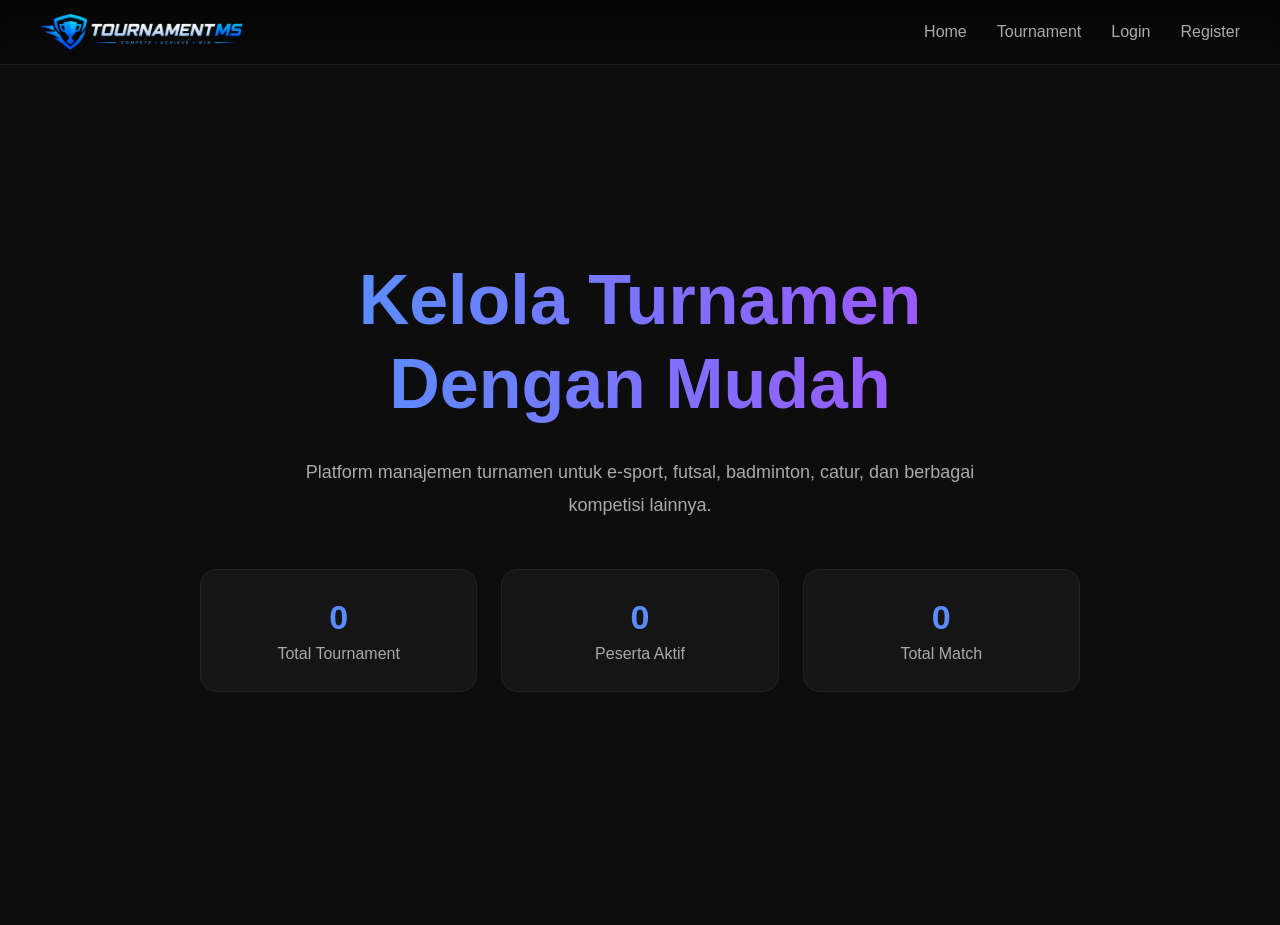
<file: index.html>
<!DOCTYPE html>
<html lang="en">
<head>
  <meta charset="UTF-8">
  <meta name="viewport" content="width=device-width, initial-scale=1.0">
  <title>TournamentMS</title>
  <link rel="icon" type="image/png" href="./partials/LogoTournament.png">

  <link rel="stylesheet" href="style/global.css">
  <link rel="stylesheet" href="style/index.css">
</head> 
<body>


  <!-- Navbar -->
  <nav class="navbar" id="navbar-container"></nav>

  <!-- Hero -->
  <section class="hero">

    <h1>
      Kelola Turnamen <br>
      Dengan Mudah
    </h1>

    <p class="description">
      Platform manajemen turnamen untuk e-sport, futsal, badminton, catur, dan berbagai kompetisi lainnya.
    </p>

    <section class="stats">
      <div class="card">
        <h2 id="stat-tournaments">0</h2>
        <p>Total Tournament</p>
      </div>

      <div class="card">
        <h2 id="stat-participants">0</h2>
        <p>Peserta Aktif</p>
      </div>

      <div class="card">
        <h2 id="stat-matches">0</h2>
        <p>Total Match</p>
      </div>
    </section>

  </section>
  
  <script src="script/snackbar.js"></script>
  <script type="module" src="script/index.js"></script>
  <script src="script/loadNavbar.js"></script>

</body>
</html>
</file>
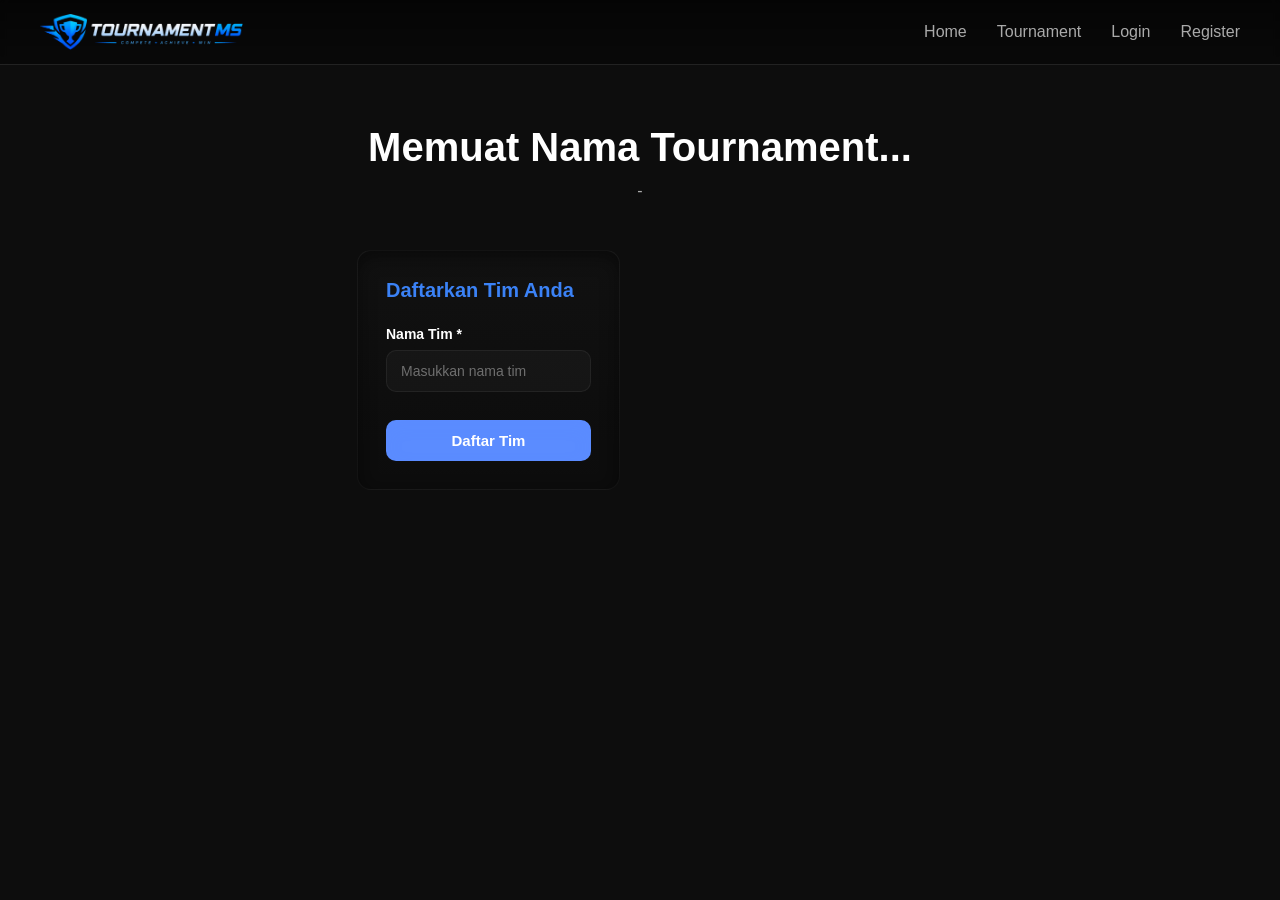
<file: daftar-turnamen.html>
<!DOCTYPE html>
<html lang="en">
<head>
    <meta charset="UTF-8">
    <meta name="viewport" content="width=device-width, initial-scale=1.0">
    <title>Pendaftaran Peserta - TournamentMS</title>
    <link rel="icon" type="image/png" href="./partials/LogoTournament.png">
    
    <link rel="stylesheet" href="style/global.css">
    <link rel="stylesheet" href="style/daftar-turnamen.css">
</head>
<body>

    <nav class="navbar" id="navbar-container"></nav>

    <div class="daftar-container">
        
        <div class="daftar-header">
            <h1 id="tournament-name">Memuat Nama Tournament...</h1>
            <p id="tournament-category" class="category-text">-</p>
        </div>

        <div class="daftar-content">

            <form id="registration-form" class="registration-form">
                <h2>Daftarkan Tim Anda</h2>
                
                <div class="form-group">
                    <label for="team-name">Nama Tim *</label>
                    <input type="text" id="team-name" name="team_name" placeholder="Masukkan nama tim" required>
                </div>

                <button type="submit" class="btn-submit" id="submit-btn">Daftar Tim</button>
            </form>

        </div>
    </div>

    <script src="script/snackbar.js"></script>
    <script type="module" src="script/daftar-turnamen.js"></script>
    <script src="script/loadNavbar.js"></script>
</body>
</html>
</file>
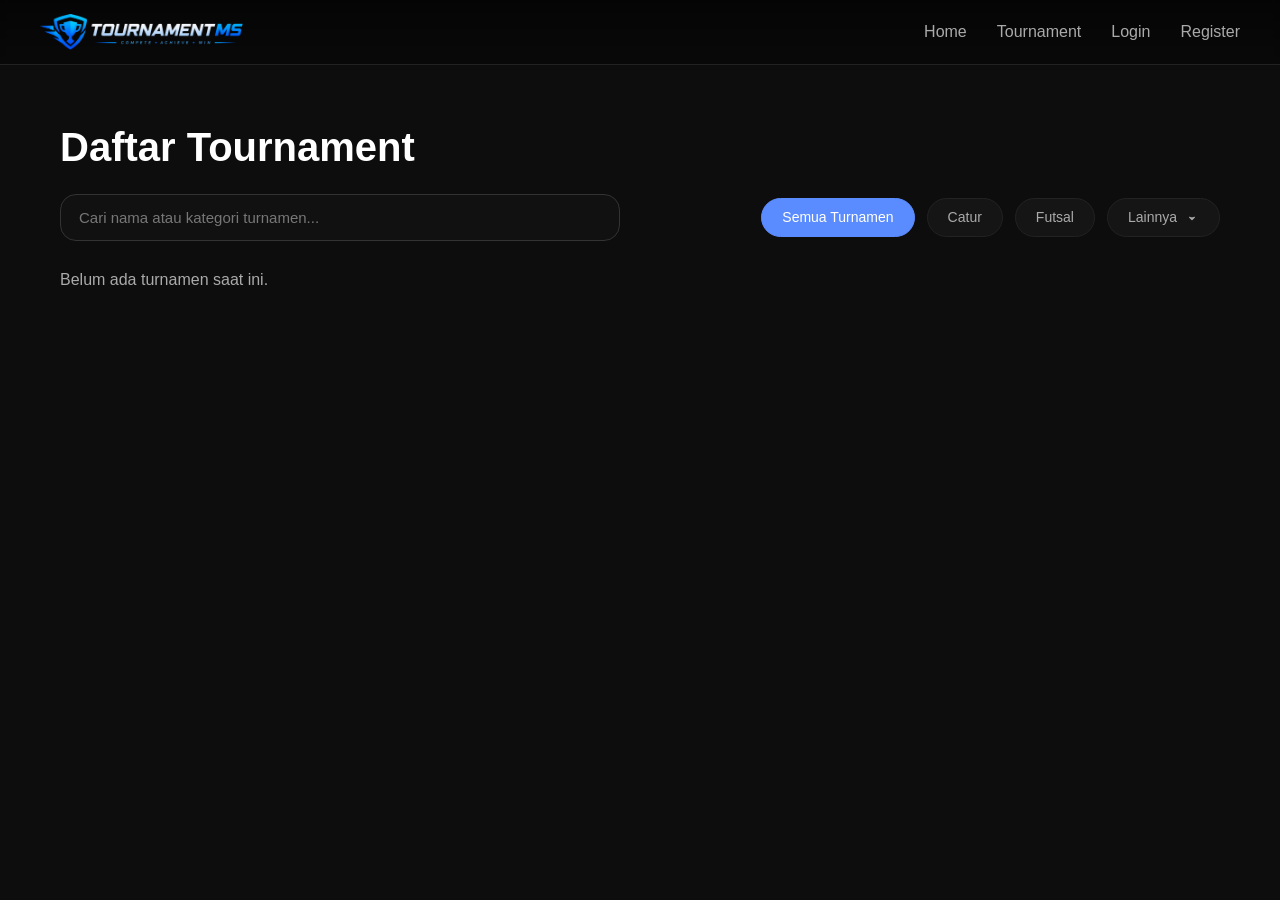
<file: detail.html>
<!DOCTYPE html>
<html lang="en">
<head>
    <meta charset="UTF-8">
    <meta name="viewport" content="width=device-width, initial-scale=1.0">
    <title>Kelola Room Tournament - TournamentMS</title>
    <link rel="icon" type="image/png" href="./partials/LogoTournament.png">
    
    <link rel="stylesheet" href="style/global.css">
    <link rel="stylesheet" href="style/detail.css">
</head>
<body>

    <nav class="navbar" id="navbar-container"></nav>

    <div class="detail-container">
        
        <div class="header-title-section">
            <div class="header-actions">
                <button class="back-btn-page" id="btn-back">
                    <svg xmlns="http://www.w3.org/2000/svg" height="20px" viewBox="0 -960 960 960" width="20px" fill="currentColor"><path d="M400-80 0-480l400-400 71 71-329 329 329 329-71 71Z"/></svg>
                    Back
                </button>
                <button id="btn-start-tournament" class="btn-start-tournament hidden">Mulai Lomba</button>
                <button class="btn-delete-room" id="btn-delete-room">Delete Room</button>
            </div>
            
            <div class="header-text">
                <h1 id="detail-name">Memuat Nama...</h1>
                <div class="header-labels">
                    <span class="category-badge" id="detail-category">-</span>
                    <span id="detail-status" class="status-badge status-waiting">-</span>
                </div>
            </div>
        </div>

        <div class="content-grid">
            
            <div class="left-column">
                
                <div class="add-participant-card" id="add-participant-card">
                    <h3>Tambah Peserta</h3>
                    <form id="form-add-participant">
                        <input type="text" id="input-participant-name" placeholder="Nama Tim / Peserta" required>
                        <button type="submit" class="btn-add">Tambah</button>

                        <button class="btn-qr" id="btn-generate-qr">Generate QR Code</button>
                        <div class="qr-display" id="qr-box">
                            <img id="qr-image" src="" alt="QR Code">
                            <p>Scan Info Tournament</p>
                        </div>
                    </form>
                </div>
            </div>

            <div class="right-column">
                <h3 id="bracket-header">Bagan Pertandingan</h3>
                
                <div id="bracket-container" class="bracket-container">
                </div>

                <div class="teams-card">
                    <h3>Tim Terdaftar</h3>
                    <ul id="detail-teams" class="teams-list">
                    </ul>
                </div>

                <div id="leaderboard-container" class="leaderboard-container">
                    <h2 class="leaderboard-title">Hasil Akhir Turnamen</h2>
                    <div class="podium">
                        <div class="podium-item runner-up">
                            <div class="medal">🥈</div>
                            <div class="team-name" id="juara-2-name">BYE</div>
                            <div class="podium-stand silver">Juara 2</div>
                        </div>
                        <div class="podium-item champion">
                            <div class="medal">🥇</div>
                            <div class="team-name" id="juara-1-name">BYE</div>
                            <div class="podium-stand gold">Juara 1</div>
                        </div>
                    </div>
                </div>

                <div id="teams-card-registration" class="teams-card teams-card-hidden">
                    <h3>Tim Terdaftar</h3>
                    <ul id="detail-teams-registration" class="teams-list">
                    </ul>
                </div>

            </div>

        </div>
    </div>

    <button id="btn-start-tournament" class="btn-start-tournament hidden">Mulai Lomba</button>

    <script src="script/snackbar.js"></script>
    <script type="module" src="script/detail.js"></script>
    <script src="script/loadNavbar.js"></script>
</body>
</html>
</file>
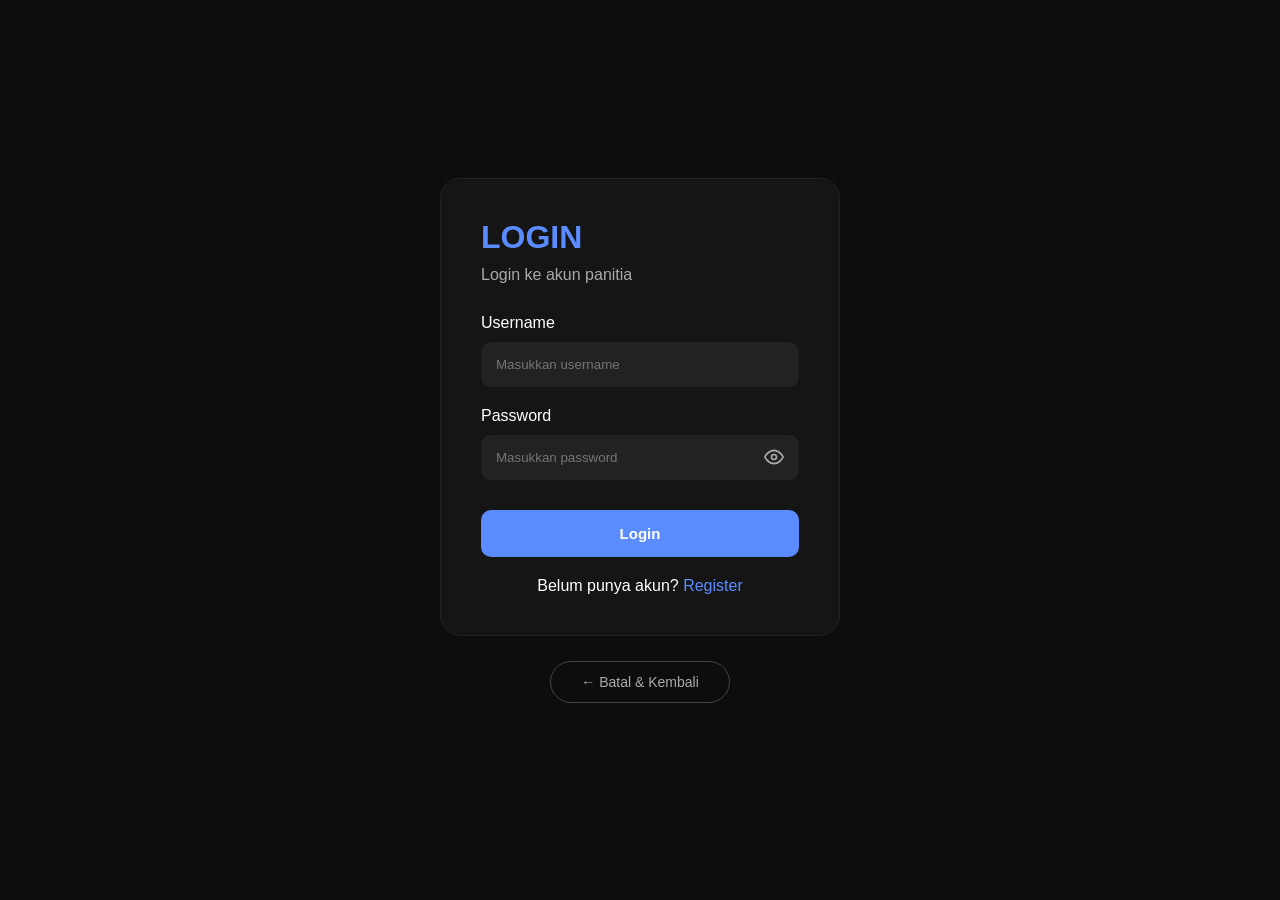
<file: login.html>
<!DOCTYPE html>
<html lang="en">
<head>
  <meta charset="UTF-8">
  <meta name="viewport" content="width=device-width, initial-scale=1.0">
  <title>Login</title>
  <link rel="icon" type="image/png" href="./partials/LogoTournament.png">

  <link rel="stylesheet" href="style/global.css">
  <link rel="stylesheet" href="style/login.css">
</head>
<body>

  <div class="container">

    <div class="login-box">

      <h1>LOGIN</h1>

      <p>Login ke akun panitia</p>

      <form id="login-form">

        <div class="input-group">
          <label>Username</label>
          <input type="text" id="username" placeholder="Masukkan username" required>
        </div>

        <div class="input-group">
          <label>Password</label>
          <div class="password-wrapper">
            <input type="password" id="login-password" placeholder="Masukkan password" required>
            <span class="toggle-password" id="toggle-password">
              <svg xmlns="http://www.w3.org/2000/svg" width="20" height="20" viewBox="0 0 24 24" fill="none" stroke="#aaa" stroke-width="2" stroke-linecap="round" stroke-linejoin="round" class="eye-icon">
                <path d="M1 12s4-8 11-8 11 8 11 8-4 8-11 8-11-8-11-8z"></path>
                <circle cx="12" cy="12" r="3"></circle>
              </svg>
            </span>
          </div>
        </div>

        <div class="button-group">
          <button type="submit" class="btn-login">Login</button>
        </div>

      </form>

      <div class="bottom-text">
        Belum punya akun?
        <a href="register.html">Register</a>
      </div>

    </div>

    <button type="button" id="btn-cancel" class="btn-cancel-outside">
      &larr; Batal & Kembali
    </button>

  </div>

  <script src="script/snackbar.js"></script>
  <script type="module" src="script/login.js"></script>

</body>
</html>
</file>
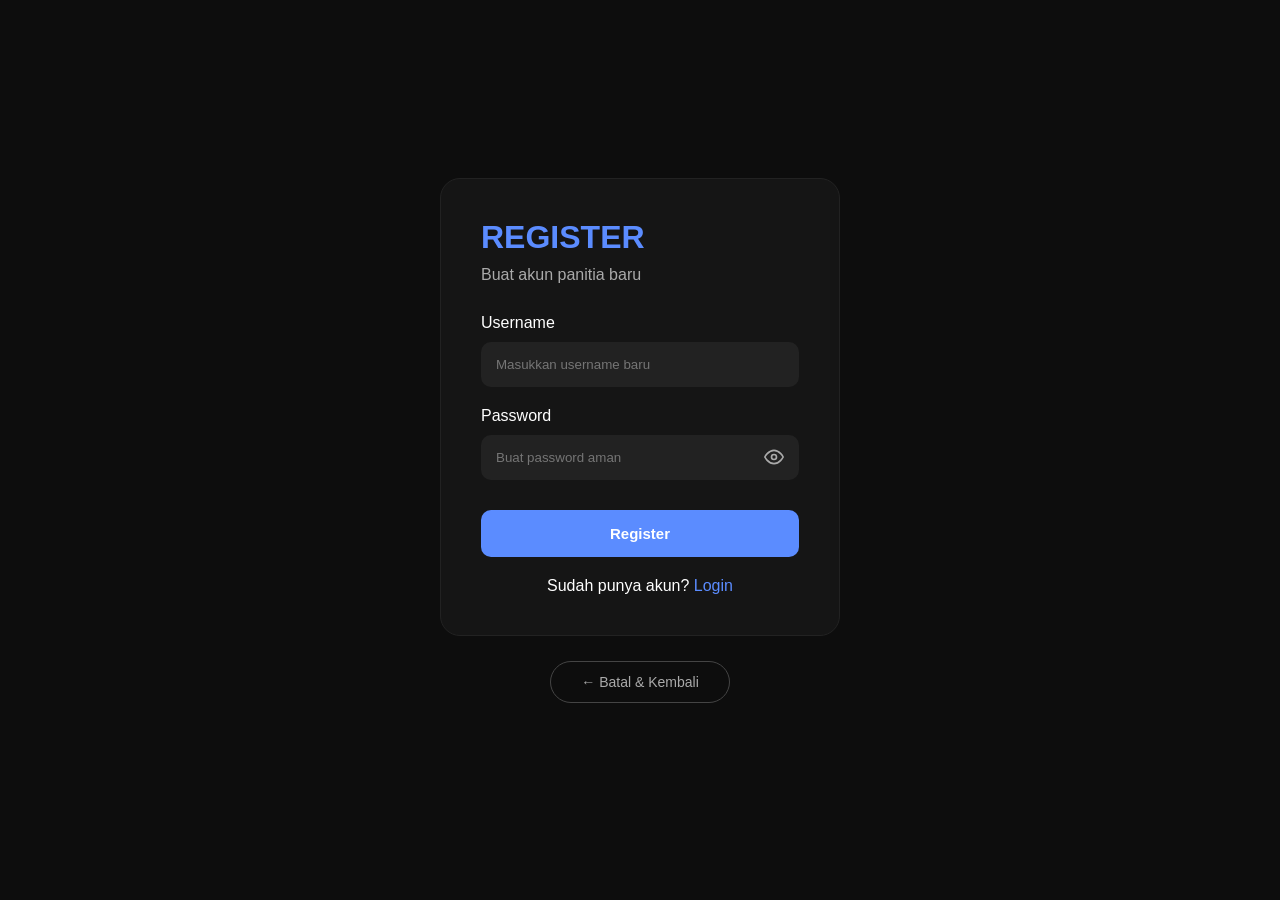
<file: register.html>
<!DOCTYPE html>
<html lang="en">
<head>
  <meta charset="UTF-8">
  <meta name="viewport" content="width=device-width, initial-scale=1.0">
  <title>Register Panitia</title>
  <link rel="icon" type="image/png" href="./partials/LogoTournament.png">

  <link rel="stylesheet" href="style/global.css">
  <link rel="stylesheet" href="style/register.css">
</head>
<body>

  <div class="container">

    <div class="register-box">

      <h1>REGISTER</h1>

      <p>Buat akun panitia baru</p>

      <form id="register-form">

        <div class="input-group">
          <label>Username</label>
          <input type="text" id="username" placeholder="Masukkan username baru" required>
        </div>

        <div class="input-group">
          <label>Password</label>
          <div class="password-wrapper">
            <input type="password" id="register-password" placeholder="Buat password aman" required>
            <span class="toggle-password" id="toggle-password">
              <svg xmlns="http://www.w3.org/2000/svg" width="20" height="20" viewBox="0 0 24 24" fill="none" stroke="#aaa" stroke-width="2" stroke-linecap="round" stroke-linejoin="round" class="eye-icon">
                <path d="M1 12s4-8 11-8 11 8 11 8-4 8-11 8-11-8-11-8z"></path>
                <circle cx="12" cy="12" r="3"></circle>
              </svg>
            </span>
          </div>
        </div>

        <button type="submit" class="btn-register">
          Register
        </button>

      </form>

      <div class="bottom-text">
        Sudah punya akun?
        <a href="login.html">Login</a>
      </div>

    </div> <button type="button" id="btn-cancel" class="btn-cancel-outside">
      &larr; Batal & Kembali
    </button>

  </div>
  <script src="script/snackbar.js"></script>
  <script type="module" src="script/register.js"></script>

</body>
</html>
</file>
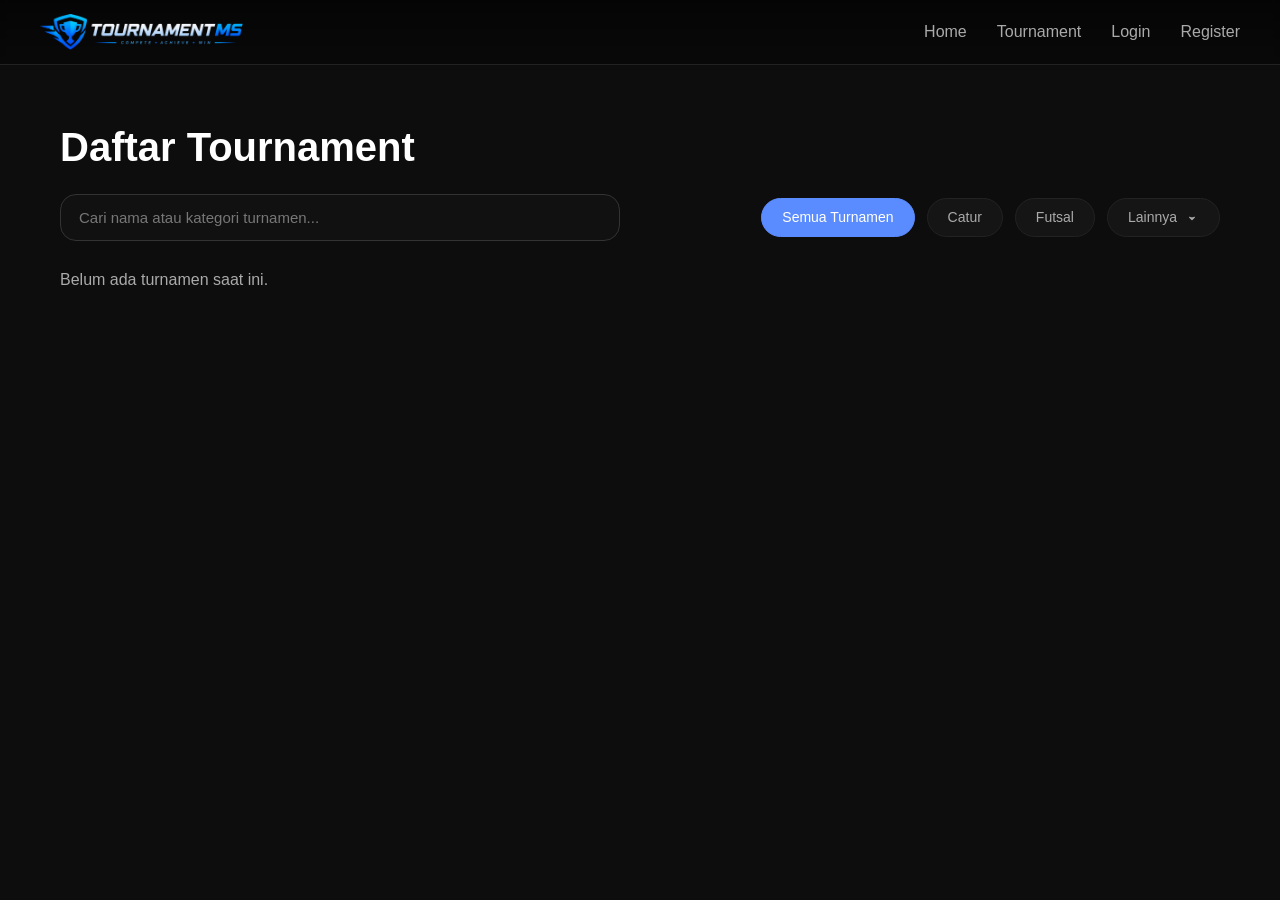
<file: tournaments.html>
<!DOCTYPE html>
<html lang="en">
<head>
  <meta charset="UTF-8">
  <meta name="viewport" content="width=device-width, initial-scale=1.0">
  <title>Tournaments - Orix</title>
  <link rel="icon" type="image/png" href="./partials/LogoTournament.png">

  <link rel="stylesheet" href="style/global.css">
  <link rel="stylesheet" href="style/tournaments.css">
</head>
<body>

  <nav class="navbar" id="navbar-container"></nav>

  <section class="tournament-section">

    <div class="title-row">
      <div class="title">
        <h1>Daftar Tournament</h1>
      </div>
      <button id="btn-create">Create Tournament</button>
    </div>

    <div class="controls-row">
      <div class="search-box">
        <input id="search-input" type="search" placeholder="Cari nama atau kategori turnamen..." />
      </div>
      <div class="filter-tabs" id="filter-container"></div>
    </div>

    <div class="tournament-container" id="tournament-list">
      <p style="color: #aaa;">Memuat data turnamen...</p>
    </div>

  </section>


  <div id="tournamentModal" class="modal">
        <div class="modal-content">
            <span class="close-btn">&times;</span>
            <h3>Buat Turnamen Baru</h3>
            <form id="modal-form">
                <div class="form-group">
                    <label for="modal-name">Nama Turnamen</label>
                    <input type="text" id="modal-name" placeholder="Contoh: Piala Bupati Futsal" required>
                </div>
                <div class="form-group">
                    <label for="modal-category">Jenis Lomba</label>
                    <select id="modal-category" required>
                        <option value="" disabled selected>-- Pilih Jenis Lomba --</option>
                        <option value="Catur">Catur</option>
                        <option value="Futsal">Futsal</option>
                        <option value="Sepak Bola">Sepak Bola</option>
                        <option value="Badminton">Badminton</option>
                        <option value="Bola Voli">Bola Voli</option>
                        <option value="Mobile Legends">Mobile Legends</option>
                    </select>
                </div>
                <button type="submit" class="btn-submit-modal">Simpan Turnamen</button>
            </form>
        </div>
    </div>

  <script src="script/snackbar.js"></script>
  <script type="module" src="script/tournaments.js"></script>
  <script src="script/loadNavbar.js"></script>

</body>
</html>
</file>
<file: style/global.css>
/* 1. Reset & base */
* {
  margin: 0;
  padding: 0;
  box-sizing: border-box;
  font-family: Arial, Helvetica, sans-serif;
}

:root {
  --bg: #0d0d0d;
  --surface: #151515;
  --surface-2: #111;
  --border: #222;
  --muted: #aaa;
  --text: #fff;
  --primary: #5b8cff;
  --primary-2: #3b82f6;
  --accent: #9b59ff;
  --success: #22c55e;
}

/* Snackbar */
.snackbar {
  position: fixed;
  left: 50%;
  transform: translateX(-50%);
  bottom: 28px;
  min-width: 260px;
  max-width: 90%;
  pointer-events: none;
  opacity: 0;
  transition: opacity 180ms ease, transform 180ms ease;
  z-index: 3000;
}
.snackbar-inner {
  background: rgba(20,20,20,0.9);
  border: 1px solid rgba(255,255,255,0.04);
  color: var(--text);
  padding: 12px 16px;
  border-radius: 10px;
  box-shadow: 0 8px 30px rgba(0,0,0,0.6);
  pointer-events: auto;
}
.snackbar-show { opacity: 1; transform: translateX(-50%) translateY(-6px); }
.snackbar-success .snackbar-inner { border-left: 4px solid var(--success); }
.snackbar-error .snackbar-inner { border-left: 4px solid #ff6b6b; }
.snackbar-info .snackbar-inner { border-left: 4px solid var(--primary); }


body {
  height: 100dvh;
  width: 100%;
  display: flex;
  flex-direction: column;
  align-items: center;
  background: var(--bg);
  color: var(--text);
  padding-top: 25px; 
}
body::-webkit-scrollbar {
  display: none;
}

/* 2. Navbar (desktop) */
.navbar {
  display: flex;
  position: fixed;
  top: 0;
  left: 0;
  width: 100%;
  justify-content: space-between;
  align-items: center;
  padding: 14px 40px; 
  border-bottom: 1px solid var(--border);
  background: linear-gradient(180deg, rgba(0,0,0,0.6), rgba(0,0,0,0.3));
  backdrop-filter: blur(4px);
  z-index: 999;
}

.logo {
  display: flex;
  align-items: center;
  text-decoration: none;
  gap: 10px;
  font-weight: 800;
  color: var(--primary-2);
  font-size: 20px;
}

.logo img {
  height: 36px;
  width: auto;
  object-fit: contain;
}

.nav-links {
  display: flex;
  list-style: none;
  gap: 30px;
  align-items: center;
}

.nav-links a {
  text-decoration: none;
  color: var(--muted);
  display: block;
  padding: 6px 0;
  transition: color 0.18s ease;
}

.nav-links a:hover {
  color: var(--primary);
}

/* 3. Hamburger (mobile) */
.hamburger {
  display: none;
  flex-direction: column;
  gap: 5px;
  cursor: pointer;
}

.hamburger span {
  width: 25px;
  height: 3px;
  background-color: white;
  border-radius: 5px;
  transition: 0.3s ease;
}

/* 4. Media queries */
@media (max-width: 768px) {
  .navbar {
    flex-direction: row; 
    justify-content: space-between; 
    align-items: center;
    padding: 15px 20px; 
  }

  .hamburger {
    display: flex; 
  }

  .nav-links {
    position: absolute;
    top: 100%;
    left: 0;
    width: 100%;
    background: #151515;
    flex-direction: column;
    gap: 0;
    max-height: 0;
    overflow: hidden;
    transition: max-height 0.3s ease-in-out;
    border-bottom: 1px solid transparent;
  }

  .nav-links.active {
    max-height: 400px; 
    border-bottom: 1px solid #222;
  }

  .nav-links li {
    width: 100%;
    text-align: center;
  }

  .nav-links a {
    padding: 15px 0;
    border-bottom: 1px solid #222; 
  }

  .hamburger.active span:nth-child(1) {
    transform: translateY(8px) rotate(45deg);
  }
  .hamburger.active span:nth-child(2) {
    opacity: 0;
  }
  .hamburger.active span:nth-child(3) {
    transform: translateY(-8px) rotate(-45deg);
  }
}
</file>
<file: style/index.css>
/* =========================================
   BASE SETUP
   ========================================= */
html, body {
  height: 100%;
  overflow-x: hidden;
  overflow-y: auto;
}

/* =========================================
   HERO SECTION
   ========================================= */
.hero {
  width: 100%;
  min-height: 100vh;
  display: flex;
  flex-direction: column;
  justify-content: center;
  align-items: center;
  text-align: center;
  padding: 60px 20px;
  box-sizing: border-box;
}

.hero h1 {
  font-size: 70px;
  line-height: 1.2;
  margin-bottom: 30px;
  background: linear-gradient(to right, #5b8cff, #9b59ff);
  -webkit-background-clip: text;
  background-clip: text;
  -webkit-text-fill-color: transparent;
}

.description {
  max-width: 700px;
  color: #aaa;
  font-size: 18px;
  line-height: 1.8;
}

.hero-buttons {
  margin-top: 40px;
  display: flex;
  justify-content: center;
  gap: 20px;
}

.btn-primary {
  background: #5b8cff;
  color: white;
  border: none;
  padding: 15px 35px;
  border-radius: 12px;
  cursor: pointer;
  font-size: 16px;
}
.btn-primary:hover { background: #4a7df0; }

.btn-secondary {
  background: transparent;
  color: white;
  border: 1px solid #444;
  padding: 15px 35px;
  border-radius: 12px;
  cursor: pointer;
}
.btn-secondary:hover { border-color: #5b8cff; }

/* =========================================
   STATS CARDS
   ========================================= */
.stats {
  display: flex;
  justify-content: center;
  gap: 24px;
  padding: 20px 10px 0 10px;
  flex-wrap: wrap;
  margin-top: 28px;
  width: 100%;
  max-width: 900px;
}

.card {
  background: #151515;
  border: 1px solid #222;
  flex: 1 1 200px;
  max-width: 280px; 
  padding: 28px;
  border-radius: 16px;
  text-align: center;
}

.card h2 {
  font-size: 34px;
  color: #5b8cff;
  margin-bottom: 8px;
}

.card p {
  color: #aaa;
}

/* =========================================
   FEATURES SECTION
   ========================================= */
.features {
  padding: 100px 50px;
  text-align: center;
}

.features h2 {
  font-size: 40px;
  margin-bottom: 50px;
}

.feature-container {
  display: flex;
  justify-content: center;
  gap: 30px;
  flex-wrap: wrap;
}

.feature-card {
  width: 300px;
  background: #151515;
  border: 1px solid #222;
  padding: 35px;
  border-radius: 20px;
  transition: 0.3s;
}

.feature-card:hover {
  transform: translateY(-10px);
  border-color: #5b8cff;
}

.feature-card h3 {
  margin-bottom: 20px;
  color: #5b8cff;
}

.feature-card p {
  color: #aaa;
  line-height: 1.7;
}

/* =========================================
   RESPONSIVE MOBILE (HP)
   ========================================= */
@media(max-width: 768px) {
  .hero {
    padding: 120px 20px 60px;
    justify-content: flex-start;
  }

  .hero h1 {
    font-size: 40px;
    margin-bottom: 20px;
  }
  
  .description {
    font-size: 15px; 
    line-height: 1.6;
  }

  .hero-buttons {
    flex-direction: column;
    width: 100%;
  }

  .stats {
    gap: 16px;
  }

  .card {
    max-width: 100%;
    padding: 24px;
  }

  .card h2 {
    font-size: 28px;
  }
  
  .features {
    padding: 60px 20px;
  }
}
</file>
<file: style/daftar-turnamen.css>
/* Daftar Turnamen Page Styles */

.daftar-container {
    padding: 100px 60px 40px;
    max-width: 900px;
    margin: 0 auto;
}

.daftar-header {
    text-align: center;
    margin-bottom: 50px;
}

.daftar-header h1 {
    font-size: 40px;
    font-weight: 800;
    color: var(--text);
    margin-bottom: 12px;
}

.category-text {
    font-size: 16px;
    color: var(--muted);
}

.daftar-content {
    display: grid;
    grid-template-columns: 1fr 1fr;
    gap: 40px;
    align-items: start;
}

/* REGISTRATION FORM */
.registration-form {
    background: linear-gradient(180deg, rgba(255,255,255,0.02), rgba(0,0,0,0.05));
    border: 1px solid rgba(255,255,255,0.03);
    border-radius: 14px;
    padding: 28px;
    box-shadow: 0 6px 18px rgba(0,0,0,0.45) inset;
}

.registration-form h2 {
    font-size: 20px;
    font-weight: 800;
    color: var(--primary-2);
    margin-bottom: 24px;
}

.form-group {
    margin-bottom: 18px;
    display: flex;
    flex-direction: column;
}

.form-group label {
    font-size: 14px;
    font-weight: 700;
    color: var(--text);
    margin-bottom: 8px;
}

.form-group input {
    padding: 12px 14px;
    background: rgba(255,255,255,0.03);
    border: 1px solid rgba(255,255,255,0.06);
    border-radius: 10px;
    color: var(--text);
    font-size: 14px;
    transition: 0.2s ease all;
}

.form-group input:focus {
    outline: none;
    background: rgba(255,255,255,0.05);
    border-color: var(--primary);
    box-shadow: 0 0 12px rgba(91,140,255,0.15);
}

.form-group input::placeholder {
    color: rgba(170,170,170,0.6);
}

/* SUBMIT BUTTON */
.btn-submit {
    width: 100%;
    padding: 12px 16px;
    background-color: var(--primary);
    color: var(--text);
    border: none;
    border-radius: 10px;
    font-weight: 800;
    font-size: 15px;
    cursor: pointer;
    margin-top: 10px;
    transition: transform 0.12s ease, filter 0.12s ease;
    box-shadow: 0 6px 18px rgba(91,140,255,0.08) inset;
}

.btn-submit:hover {
    transform: translateY(-2px);
    filter: brightness(1.1);
}

.btn-submit:disabled {
    opacity: 0.6;
    cursor: not-allowed;
    transform: none;
}

/* RESPONSIVE */
@media (max-width: 768px) {
    .daftar-container {
        padding: 80px 20px 30px;
    }

    .daftar-header h1 {
        font-size: 28px;
    }

    .daftar-content {
        grid-template-columns: 1fr;
        gap: 24px;
    }

    .info-section, .registration-form {
        padding: 20px;
    }

    .form-group input {
        padding: 10px 12px;
        font-size: 13px;
    }

    .btn-submit {
        padding: 10px 14px;
        font-size: 14px;
    }
}
</file>
<file: style/detail.css>
.logo { color: var(--primary-2); }

.detail-container {
    padding: 100px 4% 40px;
    max-width: 1440px;
    margin: 0 auto;
}

.content-grid {
    display: flex;
    gap: 40px;
    align-items: flex-start;
    flex-wrap: wrap;
}

.left-column,
.right-column {
    display: flex;
    flex-direction: column;
    gap: 24px;
}

.left-column {
    flex: 0 0 420px;
    min-width: 360px;
}

.right-column {
    flex: 1 1 600px;
    min-width: 520px;
}

.right-column .teams-card {
    margin-top: 0;
}


/* =========================================
   HEADER & TOMBOL AKSI
   ========================================= */
.header-title-section {
    display: flex;
    flex-direction: column;
    gap: 16px;
    margin-bottom: 36px;
}

.header-actions {
    display: flex;
    gap: 12px;
    align-items: center;
}

.header-text {
    display: flex;
    align-items: center;
    gap: 18px;
    flex-wrap: wrap;
    justify-content: space-between;
}

.header-labels {
    display: flex;
    align-items: center;
    gap: 12px;
    flex-wrap: wrap;
}

#detail-name {
    font-size: 36px;
    font-weight: 800;
    color: var(--text);
}

.category-badge {
    background-color: var(--primary);
    color: var(--text);
    padding: 6px 14px;
    border-radius: 999px;
    font-size: 13px;
    font-weight: 700;
    display: inline-block;
}

.status-badge {
    display: inline-flex;
    align-items: center;
    justify-content: center;
    border-radius: 999px;
    padding: 6px 14px;
    font-size: 13px;
    font-weight: 700;
    text-transform: capitalize;
    border: 1px solid transparent;
}

.status-badge.waiting {
    background: rgba(255, 208, 0, 0.14);
    color: #ffd000;
    border-color: rgba(255, 208, 0, 0.25);
}

.status-badge.ongoing {
    background: rgba(0, 255, 136, 0.12);
    color: #00ff88;
    border-color: rgba(0, 255, 136, 0.2);
}

.status-badge.finished {
    background: rgba(255, 77, 77, 0.14);
    color: #ff4d4d;
    border-color: rgba(255, 77, 77, 0.22);
}

.back-btn-page {
    display: inline-flex;
    align-items: center;
    gap: 6px;
    padding: 10px 16px;
    background: rgba(255,255,255,0.05);
    color: var(--text);
    border: 1px solid rgba(255,255,255,0.1);
    border-radius: 12px;
    font-weight: 600;
    cursor: pointer;
    transition: all 0.2s ease;
}

.back-btn-page:hover { 
    background: rgba(255,255,255,0.1); 
    transform: translateY(-2px); 
}

.btn-start-tournament {
    padding: 10px 20px;
    background: #3b82f6;
    color: #fff;
    border: none;
    border-radius: 12px;
    font-weight: 700;
    cursor: pointer;
    box-shadow: 0 4px 15px rgba(59, 130, 246, 0.3);
    transition: all 0.2s ease;
}

.btn-start-tournament:hover { 
    transform: translateY(-2px); 
    filter: brightness(1.1); 
}

.btn-delete-room {
    padding: 10px 16px;
    background: transparent;
    color: #ff6b6b;
    border: 1px solid rgba(255, 107, 107, 0.3);
    border-radius: 12px;
    font-weight: 600;
    cursor: pointer;
    transition: all 0.2s ease;
    display: none;
}

.btn-delete-room:hover { 
    background: rgba(255, 107, 107, 0.1); 
    border-color: #ff6b6b; 
    transform: translateY(-2px);
}

.hidden {
    display: none !important;
}

/* =========================================
   KARTU INFORMASI & FORM TAMBAH PESERTA
   ========================================= */
.add-participant-card{
    display: flex;
    flex-direction: column;
}
.info-card, .teams-card, .add-participant-card {
    background: linear-gradient(180deg, rgba(255,255,255,0.02), rgba(0,0,0,0.05));
    border: 1px solid rgba(255,255,255,0.03);
    border-radius: 14px;
    padding: 22px;
    box-shadow: 0 6px 18px rgba(0,0,0,0.45) inset;
}

.info-card h3, .teams-card h3, .right-column h3, .add-participant-card h3 {
    color: var(--primary-2);
    font-size: 18px;
    margin-bottom: 14px;
    font-weight: 800;
}

.info-card p {
    font-size: 15px;
    color: var(--muted);
    margin-bottom: 12px;
}

.status-highlight {
    font-weight: 700;
}

#form-add-participant {
    display: flex;
    flex-direction: column;
    gap: 12px;
}

#input-participant-name {
    padding: 12px 14px;
    border-radius: 10px;
    border: 1px solid rgba(255,255,255,0.06);
    background: rgba(0,0,0,0.2);
    color: white;
    font-size: 14px;
    transition: 0.3s;
}

#input-participant-name:focus {
    outline: none;
    border-color: var(--primary-2);
}

.btn-add {
    padding: 12px;
    border-radius: 10px;
    border: none;
    background: var(--primary-2);
    color: white;
    font-weight: 700;
    cursor: pointer;
    transition: 0.2s ease;
}

.btn-add:hover {
    filter: brightness(1.1);
    transform: translateY(-2px);
}

/* =========================================
   LIST TIM TERDAFTAR
   ========================================= */
.teams-list {
    list-style: none;
    display: flex;
    flex-direction: column;
    gap: 12px;
}

.teams-list li {
    background: linear-gradient(180deg, rgba(255,255,255,0.01), rgba(0,0,0,0.03));
    border-left: 4px solid var(--primary-2);
    padding: 12px 18px;
    border-radius: 10px;
    font-size: 14px;
    color: var(--text);
    display: flex;
    align-items: center;
    justify-content: space-between;
    gap: 12px;
}

.participant-text {
    flex: 1;
}

.btn-delete-participant {
    display: inline-flex;
    align-items: center;
    justify-content: center;
    width: 36px;
    height: 36px;
    border: none;
    border-radius: 10px;
    background: rgba(255, 255, 255, 0.08);
    color: #ff6b6b;
    cursor: pointer;
    transition: background 0.18s ease, transform 0.18s ease;
}

.btn-delete-participant:hover {
    background: rgba(255, 107, 107, 0.14);
    transform: translateY(-1px);
}

.btn-delete-participant:disabled {
    opacity: 0.5;
    cursor: not-allowed;
}

.no-data {
    color: var(--muted) !important;
    font-style: italic;
    border-left: 4px solid rgba(255,255,255,0.04) !important;
    padding: 18px 16px;
    border-radius: 10px;
}

/* =========================================
   TAMPILAN BAGAN GRID MENYAMPING
   ========================================= */
.bracket-container {
    background: transparent;
    border: none;
    padding: 0;
    margin-top: 20px;
}

.active-round-grid {
    display: grid;
    grid-template-columns: repeat(auto-fill, minmax(300px, 1fr));
    gap: 28px;
}

.matchup {
    display: flex;
    flex-direction: column;
    background: linear-gradient(180deg, rgba(10,14,20,0.6), rgba(18,23,30,0.6));
    border: 1px solid rgba(255,255,255,0.06);
    border-radius: 14px;
    width: 100%;
    overflow: hidden;
    transition: transform 0.2s ease, box-shadow 0.2s ease;
}

.matchup:hover { 
    transform: translateY(-4px); 
    box-shadow: 0 10px 25px rgba(0,0,0,0.4); 
}

.slot-team {
    padding: 16px 20px;
    font-size: 15px;
    font-weight: 600;
    color: var(--text);
    border-bottom: 1px solid rgba(255,255,255,0.05);
    display: flex;
    justify-content: space-between;
    align-items: center;
}

.slot-team:hover { 
    background: rgba(91,140,255,0.03); 
}

.slot-team:last-child {
    border-bottom: none;
}

.bye-player {
    color: var(--muted) !important;
    font-style: italic;
    background: rgba(255, 255, 255, 0.02) !important;
    opacity: 0.6;
    border-bottom: 1px dashed rgba(255,255,255,0.1) !important;
}

.winner-slot {
    border: 1px solid var(--primary-2);
    color: #93c5fd;
    background: linear-gradient(180deg, rgba(88,130,255,0.04), rgba(0,0,0,0.02));
}

.winner-badge {
    margin-left: 12px;
    padding: 4px 8px;
    background: rgba(34, 197, 94, 0.18);
    color: #22c55e;
    border-radius: 999px;
    font-size: 12px;
    font-weight: 700;
}

.btn-win-match {
    background: rgba(34, 197, 94, 0.15);
    color: #22c55e;
    border: 1px solid rgba(34, 197, 94, 0.3);
    border-radius: 6px;
    width: 28px;
    height: 28px;
    font-size: 14px;
    font-weight: bold;
    cursor: pointer;
    display: flex;
    align-items: center;
    justify-content: center;
    transition: all 0.2s ease;
}

.btn-win-match:hover {
    background: #22c55e;
    color: #fff;
    transform: scale(1.1);
}

.btn-win-match:disabled {
    opacity: 0.5;
    cursor: not-allowed;
    transform: none;
}

/* =========================================
   FUNGSI QR CODE & UTILITIES
   ========================================= */
.btn-qr {
    margin-top: 10px;
    width: 100%;
    padding: 10px 12px;
    background-color: var(--primary);
    color: var(--text);
    border: none;
    border-radius: 10px;
    font-weight: 700;
    cursor: pointer;
    transition: transform 0.12s ease, box-shadow 0.12s ease;
    box-shadow: 0 6px 18px rgba(91,140,255,0.08) inset;
}

.btn-qr:hover { 
    transform: translateY(-2px); 
    box-shadow: 0 10px 30px rgba(91,140,255,0.08); 
}

.qr-display {
    display: none;
    flex-direction: column;
    align-items: center;
    margin-top: 15px;
    background: white;
    padding: 15px;
    border-radius: 10px;
    display: none;
}

.qr-display img { width: 140px; height: 140px;}
.qr-display p { color: #0f172a; margin-top: 8px; font-size: 12px; font-weight: bold; margin-bottom: 0; }

/* =========================================
   STATUS-BASED VISIBILITY
   ========================================= */
.teams-card-hidden {
    display: none;
}

/* Default: sembunyikan bracket header */
#bracket-header {
    display: none;
}

/* =========================================
   LOGIKA VISIBILITAS STATUS "PENDAFTARAN"
   ========================================= */

/* Sembunyikan bracket saat status pendaftaran */
.detail-container.status-pendaftaran #bracket-header,
.detail-container.status-pendaftaran #bracket-container,
.detail-container.status-pendaftaran #teams-card-registration {
    display: none !important;
}

/* Sembunyikan teams-card saat status berjalan */
.detail-container.status-berjalan .left-column > .teams-card,
.detail-container.status-berjalan .right-column > .teams-card {
    display: none !important;
}

/* =========================================
   LOGIKA VISIBILITAS STATUS "BERJALAN"
   ========================================= */
/* Sembunyikan form tambah peserta saat status berjalan */
.detail-container.status-berjalan .add-participant-card {
    display: none !important;
}

/* Tampilkan bracket header saat status berjalan */
.detail-container.status-berjalan #bracket-header {
    display: block;
}

/* =========================================
   LOGIKA VISIBILITAS STATUS "SELESAI"
   ========================================= */
/* Sembunyikan elemen yang tidak perlu saat turnamen selesai */
.detail-container.status-selesai .teams-card,
.detail-container.status-selesai #bracket-header,
.detail-container.status-selesai #bracket-container,
.detail-container.status-selesai #teams-card-registration,
.detail-container.status-selesai #add-participant-card {
    display: none !important;
}

/* Tampilkan podium saat turnamen selesai */
.detail-container.status-selesai #leaderboard-container {
    display: block;
}

/* =========================================
   LEADERBOARD / PODIUM (STATUS SELESAI)
   ========================================= */
.leaderboard-container {
    background: linear-gradient(180deg, rgba(255,255,255,0.03), rgba(0,0,0,0.3));
    border: 1px solid rgba(251, 191, 36, 0.4);
    border-radius: 16px;
    padding: 40px;
    text-align: center;
    display: none;
}

.leaderboard-title {
    color: #fbbf24;
    font-size: 28px;
    font-weight: 800;
    margin-bottom: 40px;
    text-transform: uppercase;
    letter-spacing: 2px;
}

.podium {
    display: flex;
    justify-content: center;
    align-items: flex-end;
    gap: 20px;
}

.podium-item {
    display: flex;
    flex-direction: column;
    align-items: center;
    width: 200px;
    animation: slideUp 0.8s ease-out forwards;
}

.medal {
    font-size: 56px;
    margin-bottom: 10px;
    filter: drop-shadow(0 4px 6px rgba(0,0,0,0.5));
}

.team-name {
    font-size: 18px;
    font-weight: 800;
    color: #fff;
    margin-bottom: 16px;
    text-align: center;
    word-break: break-word;
}

.podium-stand {
    width: 100%;
    color: #fff;
    font-weight: 800;
    font-size: 20px;
    display: flex;
    align-items: center;
    justify-content: center;
    border-radius: 12px 12px 0 0;
    box-shadow: inset 0 6px 20px rgba(255,255,255,0.25);
}

.podium-stand.gold {
    height: 160px;
    background: linear-gradient(180deg, #fbbf24, #b45309);
    border: 1px solid #fde047;
}

.podium-stand.silver {
    height: 110px;
    background: linear-gradient(180deg, #94a3b8, #334155);
    border: 1px solid #cbd5e1;
}

@keyframes slideUp {
    from { opacity: 0; transform: translateY(40px); }
    to { opacity: 1; transform: translateY(0); }
}

/* =========================================
   RESPONSIF MOBILE
   ========================================= */
@media (max-width: 992px) {
    .content-grid {
        display: flex;
        flex-direction: column;
        gap: 24px;
    }
    
    .detail-container { 
        padding: 90px 5% 30px; 
    }
    
    #detail-name { 
        font-size: 28px; 
    }
    
    .left-column,
    .right-column {
        flex: 1 1 100%;
        min-width: 100%;
        max-width: 100%;
        gap: 18px;
    }
}

@media (max-width: 576px) {
    .header-actions {
        width: 100%;
        display: flex;
        flex-direction: row;
        flex-wrap: wrap; 
        gap: 10px;
    }
    
    .header-actions button,
    .btn-start-tournament,
    .btn-delete-room,
    .back-btn-page {
        width: fit-content !important;
        flex: none;
    }

    .active-round-grid {
        grid-template-columns: 1fr;
        gap: 16px;
    }

    .slot-team {
        padding: 12px 14px;
        font-size: 14px;
    }

    .podium {
        gap: 12px;
    }
    
    .podium-item {
        width: 48%; 
    }
    
    .medal { font-size: 36px; }
    .team-name { font-size: 14px; }
    
    .podium-stand.gold { height: 120px; }
    .podium-stand.silver { height: 90px; }
}
</file>
<file: style/login.css>
/* =========================================
   CONTAINER & BOX
   ========================================= */
.container {
  height: calc(100vh - 70px); 
  display: flex;
  flex-direction: column;
  justify-content: center;
  align-items: center;
  gap: 25px;
}

.login-box {
  width: 400px;
  background: #151515;
  padding: 40px;
  border-radius: 20px;
  border: 1px solid #222;
}

.login-box h1 {
  color: #5b8cff;
  margin-bottom: 10px;
}

.login-box p {
  color: #aaa;
  margin-bottom: 30px;
}

/* =========================================
   INPUT GROUPS
   ========================================= */
.input-group {
  margin-bottom: 20px;
}

.input-group label {
  display: block;
  margin-bottom: 10px;
}

.input-group > input {
  width: 100%;
  padding: 15px;
  border: none;
  border-radius: 10px;
  background: #222;
  color: white;
  transition: 0.3s;
}

.input-group > input:focus {
  outline: 1px solid #5b8cff;
}

/* =========================================
   PASSWORD WRAPPER & ICON
   ========================================= */
.password-wrapper {
  position: relative;
  display: flex;
  align-items: center;
}

.password-wrapper input {
  width: 100%;
  padding: 15px;
  padding-right: 45px;
  border: none;
  border-radius: 10px;
  background: #222;
  color: white;
  transition: 0.3s;
}

.password-wrapper input:focus {
  outline: 1px solid #5b8cff;
}

.toggle-password {
  position: absolute;
  right: 15px;
  cursor: pointer;
  display: flex;
  align-items: center;
  justify-content: center;
  transition: 0.3s;
}

.toggle-password:hover svg {
  stroke: #5b8cff;
}

/* =========================================
   TOMBOL LOGIN
   ========================================= */
.btn-login {
  width: 100%; /* Kembalikan ke 100% penuh */
  padding: 15px;
  border: none;
  border-radius: 10px;
  background: #5b8cff;
  color: white;
  font-size: 15px;
  font-weight: bold;
  cursor: pointer;
  transition: 0.3s;
  margin-top: 10px;
}

.btn-login:hover {
  background: #4a7df0;
}

/* =========================================
   TOMBOL CANCEL (DI LUAR KOTAK)
   ========================================= */
.btn-cancel-outside {
  background: transparent;
  color: #aaa;
  border: 1px solid #444; 
  padding: 12px 30px;
  border-radius: 30px; /* Bentuk kapsul biar beda dari input */
  font-size: 14px;
  cursor: pointer;
  transition: 0.3s;
}

.btn-cancel-outside:hover {
  border-color: #ff4d4d;
  color: #ff4d4d;
  background: #ff4d4d11;
}

/* =========================================
   BOTTOM TEXT
   ========================================= */
.bottom-text {
  margin-top: 20px;
  text-align: center;
}

.bottom-text a {
  color: #5b8cff;
  text-decoration: none;
  transition: 0.3s;
}

.bottom-text a:hover {
  text-decoration: underline;
}
</file>
<file: style/register.css>
/* =========================================
   CONTAINER & BOX
   ========================================= */
.container {
  height: calc(100vh - 70px); 
  display: flex;
  flex-direction: column;
  justify-content: center;
  align-items: center;
  gap: 25px;
}

.register-box {
  width: 400px;
  background: #151515;
  padding: 40px;
  border-radius: 20px;
  border: 1px solid #222;
}

.register-box h1 {
  color: #5b8cff;
  margin-bottom: 10px;
}

.register-box p {
  color: #aaa;
  margin-bottom: 30px;
}

/* =========================================
   INPUT GROUPS
   ========================================= */
.input-group {
  margin-bottom: 20px;
}

.input-group label {
  display: block;
  margin-bottom: 10px;
}

.input-group > input {
  width: 100%;
  padding: 15px;
  border: none;
  border-radius: 10px;
  background: #222;
  color: white;
  transition: 0.3s;
}

.input-group > input:focus {
  outline: 1px solid #5b8cff;
}

/* =========================================
   PASSWORD WRAPPER & ICON
   ========================================= */
.password-wrapper {
  position: relative;
  display: flex;
  align-items: center;
}

.password-wrapper input {
  width: 100%;
  padding: 15px;
  padding-right: 45px;
  border: none;
  border-radius: 10px;
  background: #222;
  color: white;
  transition: 0.3s;
}

.password-wrapper input:focus {
  outline: 1px solid #5b8cff;
}

.toggle-password {
  position: absolute;
  right: 15px;
  cursor: pointer;
  display: flex;
  align-items: center;
  justify-content: center;
  transition: 0.3s;
}

.toggle-password:hover svg {
  stroke: #5b8cff;
}

/* =========================================
   TOMBOL REGISTER
   ========================================= */
.btn-register {
  width: 100%;
  padding: 15px;
  border: none;
  border-radius: 10px;
  background: #5b8cff;
  color: white;
  font-size: 15px;
  font-weight: bold;
  cursor: pointer;
  transition: 0.3s;
  margin-top: 10px;
}

.btn-register:hover {
  background: #4a7df0;
}

/* =========================================
   TOMBOL CANCEL (DI LUAR KOTAK)
   ========================================= */
.btn-cancel-outside {
  background: transparent;
  color: #aaa;
  border: 1px solid #444; 
  padding: 12px 30px;
  border-radius: 30px;
  font-size: 14px;
  cursor: pointer;
  transition: 0.3s;
}

.btn-cancel-outside:hover {
  border-color: #ff4d4d;
  color: #ff4d4d;
  background: #ff4d4d11;
}

/* =========================================
   BOTTOM TEXT
   ========================================= */
.bottom-text {
  margin-top: 20px;
  text-align: center;
}

.bottom-text a {
  color: #5b8cff;
  text-decoration: none;
  transition: 0.3s;
}

.bottom-text a:hover {
  text-decoration: underline;
}
</file>
<file: style/tournaments.css>
html, body {
  overflow-x: hidden;
  width: 100%;
}
/* =========================================
   MAIN SECTION & TITLE
   ========================================= */
.tournament-section {
  padding: 100px 60px 60px;
  width: 100%;
  max-width: 1440px;
  margin: 0 auto;
  box-sizing: border-box;
}

.title-row {
  display: flex;
  justify-content: space-between;
  align-items: center;
  gap: 20px;
  margin-bottom: 24px;
  flex-wrap: wrap;
}

.title {
  min-width: 220px;
}

.title h1 {
  font-size: 40px;
  margin: 0;
  color: #fff;
}

.title-row button {
  background: #5b8cff;
  color: white;
  border: none;
  padding: 14px 24px;
  border-radius: 12px;
  cursor: pointer;
  display: none;
  font-weight: bold;
  transition: 0.2s;
}

.title-row button:hover {
  background: #4a7df0;
  transform: translateY(-2px);
}

/* =========================================
   CONTROLS & SEARCH
   ========================================= */
.controls-row {
  display: flex;
  justify-content: space-between;
  align-items: center;
  gap: 20px;
  flex-wrap: wrap;
  margin-bottom: 30px;
}

.search-box {
  flex: 1 1 320px;
  min-width: 220px;
  max-width: 560px;
}

.search-box input {
  width: 100%;
  padding: 14px 18px;
  border-radius: 16px;
  border: 1px solid #333;
  background: #111;
  color: #fff;
  font-size: 15px;
  box-sizing: border-box;
  transition: 0.3s;
}

.search-box input:focus {
  outline: none;
  border-color: #5b8cff;
}

.search-box input::placeholder {
  color: #777;
}

/* =========================================
   FILTER TABS COMPONENT
   ========================================= */
.filter-tabs {
  display: flex;
  gap: 12px;
}

.filter-btn {
  background: #151515;
  color: #aaa;
  border: 1px solid #222;
  padding: 10px 20px;
  border-radius: 20px;
  font-size: 14px;
  cursor: pointer;
  transition: 0.3s;
  white-space: nowrap;
}

.filter-btn:hover {
  border-color: #5b8cff;
  color: white;
}

.filter-btn.active {
  background: #5b8cff;
  color: white;
  border-color: #5b8cff;
}

.filter-more-btn svg,
.filter-close-btn svg {
  margin-left: 8px;
  vertical-align: middle;
  fill: currentColor;
}

.filter-close-btn {
  padding: 10px 14px;
  min-width: 46px;
}

/* =========================================
   STATISTICS COMPONENT
   ========================================= */
.stats {
  display: flex;
  justify-content: center;
  gap: 24px;
  padding: 40px 0;
  flex-wrap: wrap;
}

.card {
  background: #151515;
  border: 1px solid #222;
  flex: 1 1 220px;
  max-width: 280px;
  padding: 32px 24px;
  border-radius: 20px;
  text-align: center;
}

.card h2 {
  font-size: 36px;
  color: #5b8cff;
  margin-bottom: 8px;
}

.card p {
  color: #aaa;
  font-size: 15px;
}

/* =========================================
   TOURNAMENT CARDS
   ========================================= */
.tournament-container {
  display: flex;
  gap: 24px;
  flex-wrap: wrap;
  justify-content: flex-start;
}

.tournament-card {
  flex: 1 1 300px; 
  max-width: calc(33.333% - 16px);
  background: #151515;
  border: 1px solid #222;
  border-radius: 20px;
  padding: 24px;
  transition: 0.3s;
  display: flex;
  flex-direction: column;
  justify-content: space-between;
  min-height: 300px;
  box-sizing: border-box;
}

.tournament-card:hover {
  transform: translateY(-6px);
  border-color: #5b8cff;
  box-shadow: 0 10px 30px rgba(0,0,0,0.5);
}

.category {
  width: fit-content;
  background: #5b8cff22;
  color: #5b8cff;
  padding: 6px 14px;
  border-radius: 20px;
  font-size: 13px;
  font-weight: bold;
  display: inline-block;
}

.tournament-card h2 {
  margin: 20px 0;
  font-size: 22px;
  line-height: 1.4;
}

.tournament-card p {
  color: #aaa;
  margin-bottom: 20px;
  font-size: 14px;
}

.status {
  width: fit-content;
  padding: 6px 14px;
  border-radius: 20px;
  margin-bottom: 20px;
  font-size: 13px;
  font-weight: bold;
}

.ongoing { background: #00ff8822; color: #00ff88; }
.waiting { background: #ffd00022; color: #ffd000; }
.finished { background: #ff4d4d22; color: #ff4d4d; }

.tournament-card button {
  width: 100%;
  height: 44px;
  border: none;
  border-radius: 12px;
  background: #222;
  color: white;
  cursor: pointer;
  display: inline-flex;
  align-items: center;
  justify-content: center;
  margin-top: auto;
  font-weight: bold;
  transition: 0.2s;
}

.tournament-card button:hover {
  background: #5b8cff;
}

/* =========================================
   POPUP MODAL
   ========================================= */
.modal {
  display: none;
  position: fixed;
  top: 0; left: 0; width: 100%; height: 100%;
  background-color: rgba(0, 0, 0, 0.8);
  justify-content: center;
  align-items: center;
  z-index: 1000;
  padding: 20px;
  box-sizing: border-box;
}

.modal-content {
  background-color: #151515;
  padding: 30px;
  border-radius: 16px;
  width: 100%;
  max-width: 440px;
  border: 1px solid #333;
  position: relative;
  box-shadow: 0 20px 50px rgba(0,0,0,0.5);
}

.close-btn {
  position: absolute;
  top: 20px; right: 24px;
  font-size: 28px;
  cursor: pointer;
  color: #aaa;
  line-height: 1;
}

.close-btn:hover { color: white; }
.modal-content h3 { color: #5b8cff; margin-bottom: 24px; font-size: 24px; text-align: center; }
.form-group { margin-bottom: 20px; }
.form-group label { display: block; margin-bottom: 8px; color: #fff; font-weight: 600; font-size: 14px; }
.form-group input, .form-group select {
  width: 100%; padding: 14px; background: #222; 
  border: 1px solid #444; border-radius: 10px; color: white; font-size: 15px; box-sizing: border-box;
}
.form-group input:focus, .form-group select:focus { outline: none; border-color: #5b8cff; }

.btn-submit-modal {
  width: 100%; padding: 14px; background: #5b8cff; 
  border: none; border-radius: 10px; color: white; 
  font-weight: bold; cursor: pointer; margin-top: 10px; font-size: 16px;
}
.btn-submit-modal:hover { background: #4a7df0; }

/* =========================================
   RESPONSIF MOBILE (HP)
   ========================================= */
@media (max-width: 992px) {
  .tournament-card {
    max-width: calc(50% - 12px);
  }
}

@media (max-width: 768px) {
  .tournament-section {
    padding: 100px 20px 40px;
  }

  .title-row {
    flex-direction: column;
    align-items: stretch;
    gap: 16px;
  }

  .title h1 {
    font-size: 32px;
  }

  .controls-row {
    flex-direction: column;
    align-items: stretch;
    gap: 16px; 
  }

  .search-box {
    flex: none; 
    width: 100%;
    max-width: 100%;
  }

  .filter-tabs {
    flex-wrap: nowrap;
    overflow-x: auto;
    padding-bottom: 12px;
    width: 100%;
    -webkit-overflow-scrolling: touch;
  }

  .filter-tabs::-webkit-scrollbar {
    display: none;
  }

  .stats {
    gap: 16px;
    padding: 20px 0;
  }

  .card {
    max-width: 100%; 
    padding: 24px;
  }

  .tournament-card {
    max-width: 100%; 
  }

  .modal-content {
    padding: 24px;
  }
}
</file>
